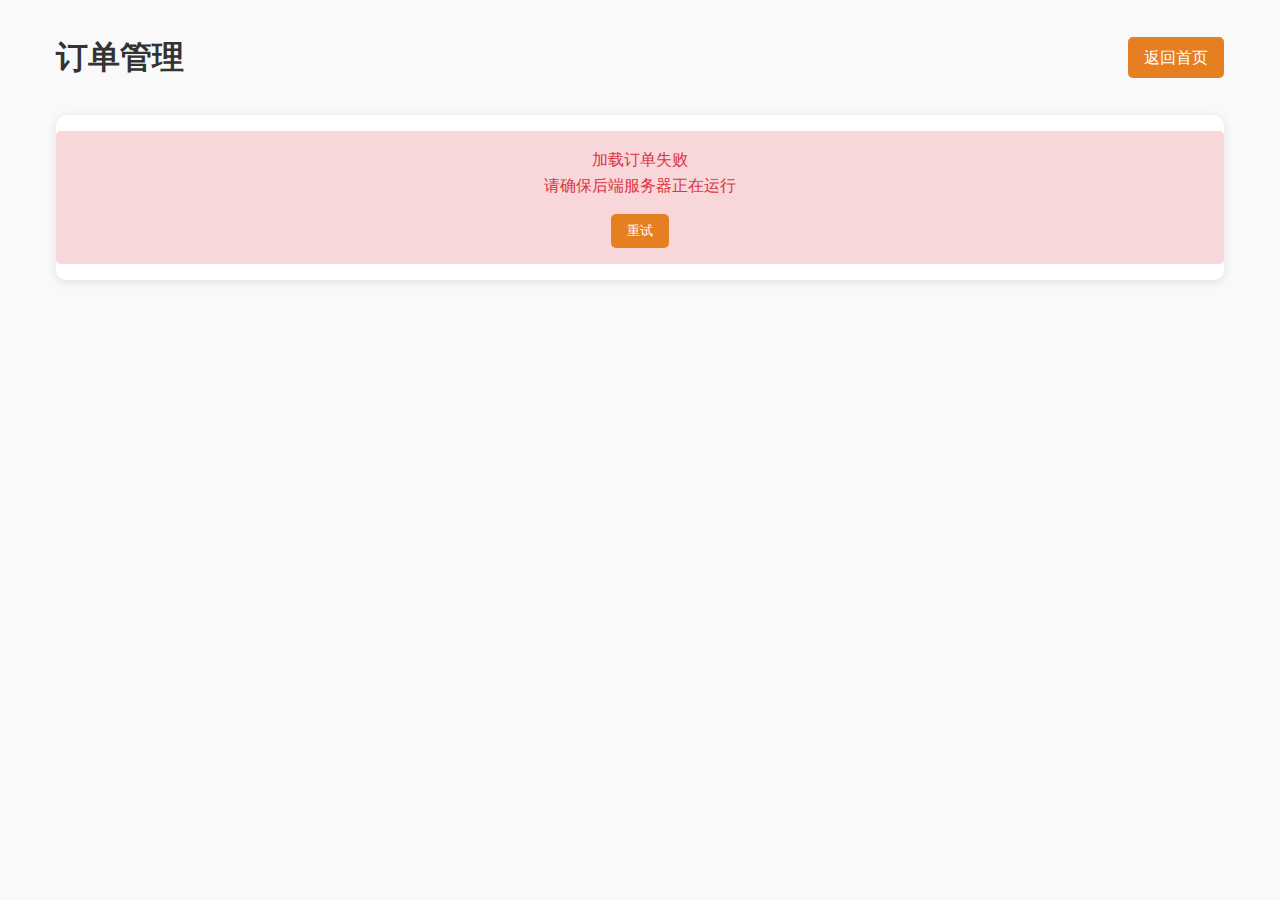
<file: admin.html>
<!DOCTYPE html>
<html lang="zh">
<head>
    <meta charset="UTF-8">
    <meta name="viewport" content="width=device-width, initial-scale=1.0">
    <title>PoP Coffee - 管理后台</title>
    <link rel="stylesheet" href="styles.css">
    <link rel="stylesheet" href="https://cdnjs.cloudflare.com/ajax/libs/font-awesome/6.0.0/css/all.min.css">
    <style>
        .admin-container {
            max-width: 1200px;
            margin: 2rem auto;
            padding: 0 1rem;
        }
        .order-list {
            background: white;
            border-radius: 10px;
            box-shadow: 0 2px 10px rgba(0,0,0,0.1);
            overflow: hidden;
        }
        .order-item {
            padding: 1.5rem;
            border-bottom: 1px solid #eee;
            transition: background-color 0.3s ease;
        }
        .order-item:hover {
            background-color: #f9f9f9;
        }
        .order-item:last-child {
            border-bottom: none;
        }
        .order-header {
            display: flex;
            justify-content: space-between;
            align-items: center;
            margin-bottom: 1rem;
        }
        .order-items {
            margin: 1rem 0;
            padding: 1rem;
            background: #f9f9f9;
            border-radius: 5px;
            line-height: 1.6;
        }
        .order-footer {
            display: flex;
            justify-content: space-between;
            align-items: center;
            margin-top: 1rem;
            padding-top: 1rem;
            border-top: 1px solid #eee;
        }
        .status-badge {
            padding: 0.3rem 0.8rem;
            border-radius: 15px;
            font-size: 0.9rem;
            margin-left: 1rem;
        }
        .status-pending {
            background: #fff3cd;
            color: #856404;
        }
        .status-completed {
            background: #d4edda;
            color: #155724;
        }
        .status-cancelled {
            background: #f8d7da;
            color: #721c24;
        }
        .admin-header {
            display: flex;
            justify-content: space-between;
            align-items: center;
            margin-bottom: 2rem;
        }
        .back-btn {
            background: #e67e22;
            color: white;
            padding: 0.5rem 1rem;
            border-radius: 5px;
            text-decoration: none;
            transition: background 0.3s ease;
        }
        .back-btn:hover {
            background: #d35400;
        }
        .error {
            color: #dc3545;
            padding: 1rem;
            text-align: center;
            background: #f8d7da;
            border-radius: 5px;
            margin: 1rem 0;
        }
        .loading {
            text-align: center;
            padding: 2rem;
            color: #666;
            font-size: 1.1rem;
        }
        .no-orders {
            text-align: center;
            padding: 2rem;
            color: #666;
            font-size: 1.1rem;
            background: #f9f9f9;
            border-radius: 5px;
            margin: 1rem 0;
        }
        .retry-btn {
            background: #e67e22;
            color: white;
            border: none;
            padding: 0.5rem 1rem;
            border-radius: 5px;
            cursor: pointer;
            margin-top: 1rem;
            transition: background 0.3s ease;
        }
        .retry-btn:hover {
            background: #d35400;
        }
    </style>
</head>
<body>
    <div class="admin-container">
        <div class="admin-header">
            <h1>订单管理</h1>
            <a href="index.html" class="back-btn">返回首页</a>
        </div>
        <div class="order-list" id="order-list">
            <!-- 订单将通过 JavaScript 动态加载 -->
        </div>
    </div>

    <script>
        function formatDate(dateString) {
            const date = new Date(dateString);
            return date.toLocaleString('zh-CN', {
                year: 'numeric',
                month: '2-digit',
                day: '2-digit',
                hour: '2-digit',
                minute: '2-digit'
            });
        }

        function getStatusBadgeClass(status) {
            switch(status) {
                case 'pending': return 'status-pending';
                case 'completed': return 'status-completed';
                case 'cancelled': return 'status-cancelled';
                default: return 'status-pending';
            }
        }

        function getStatusText(status) {
            switch(status) {
                case 'pending': return '待处理';
                case 'completed': return '已完成';
                case 'cancelled': return '已取消';
                default: return '待处理';
            }
        }

        function loadOrders() {
            const orderList = document.getElementById('order-list');
            orderList.innerHTML = '<div class="loading">加载中...</div>';

            fetch('http://localhost:5000/api/orders')
                .then(response => {
                    if (!response.ok) {
                        throw new Error(`HTTP error! status: ${response.status}`);
                    }
                    return response.json();
                })
                .then(orders => {
                    if (orders.length === 0) {
                        orderList.innerHTML = '<div class="no-orders">暂无订单</div>';
                        return;
                    }
                    orderList.innerHTML = orders.map(order => `
                        <div class="order-item">
                            <div class="order-header">
                                <div>
                                    <strong>订单号: #${order.id}</strong>
                                    <span class="status-badge ${getStatusBadgeClass(order.status)}">
                                        ${getStatusText(order.status)}
                                    </span>
                                </div>
                                <div>${formatDate(order.created_at)}</div>
                            </div>
                            <div class="order-items">
                                ${order.items.map(item => `
                                    <div>${item.name} x ${item.quantity} - ¥${item.price * item.quantity}</div>
                                `).join('')}
                            </div>
                            <div class="order-footer">
                                <strong>总计: ¥${order.total_price}</strong>
                                <div>
                                    <button onclick="updateOrderStatus(${order.id}, 'completed')" 
                                            class="status-btn completed">完成订单</button>
                                    <button onclick="updateOrderStatus(${order.id}, 'cancelled')" 
                                            class="status-btn cancelled">取消订单</button>
                                </div>
                            </div>
                        </div>
                    `).join('');
                })
                .catch(error => {
                    console.error('Error loading orders:', error);
                    orderList.innerHTML = `
                        <div class="error">
                            <p>加载订单失败</p>
                            <p>请确保后端服务器正在运行</p>
                            <button onclick="loadOrders()" class="retry-btn">重试</button>
                        </div>
                    `;
                });
        }

        function updateOrderStatus(orderId, status) {
            fetch(`http://localhost:5000/api/orders/${orderId}`, {
                method: 'PUT',
                headers: {
                    'Content-Type': 'application/json',
                },
                body: JSON.stringify({ status })
            })
            .then(response => {
                if (!response.ok) {
                    throw new Error(`HTTP error! status: ${response.status}`);
                }
                return response.json();
            })
            .then(data => {
                loadOrders(); // 重新加载订单列表
            })
            .catch(error => {
                console.error('Error updating order status:', error);
                alert('更新订单状态失败，请重试');
            });
        }

        // 页面加载时获取订单
        document.addEventListener('DOMContentLoaded', loadOrders);
    </script>
</body>
</html>
</file>
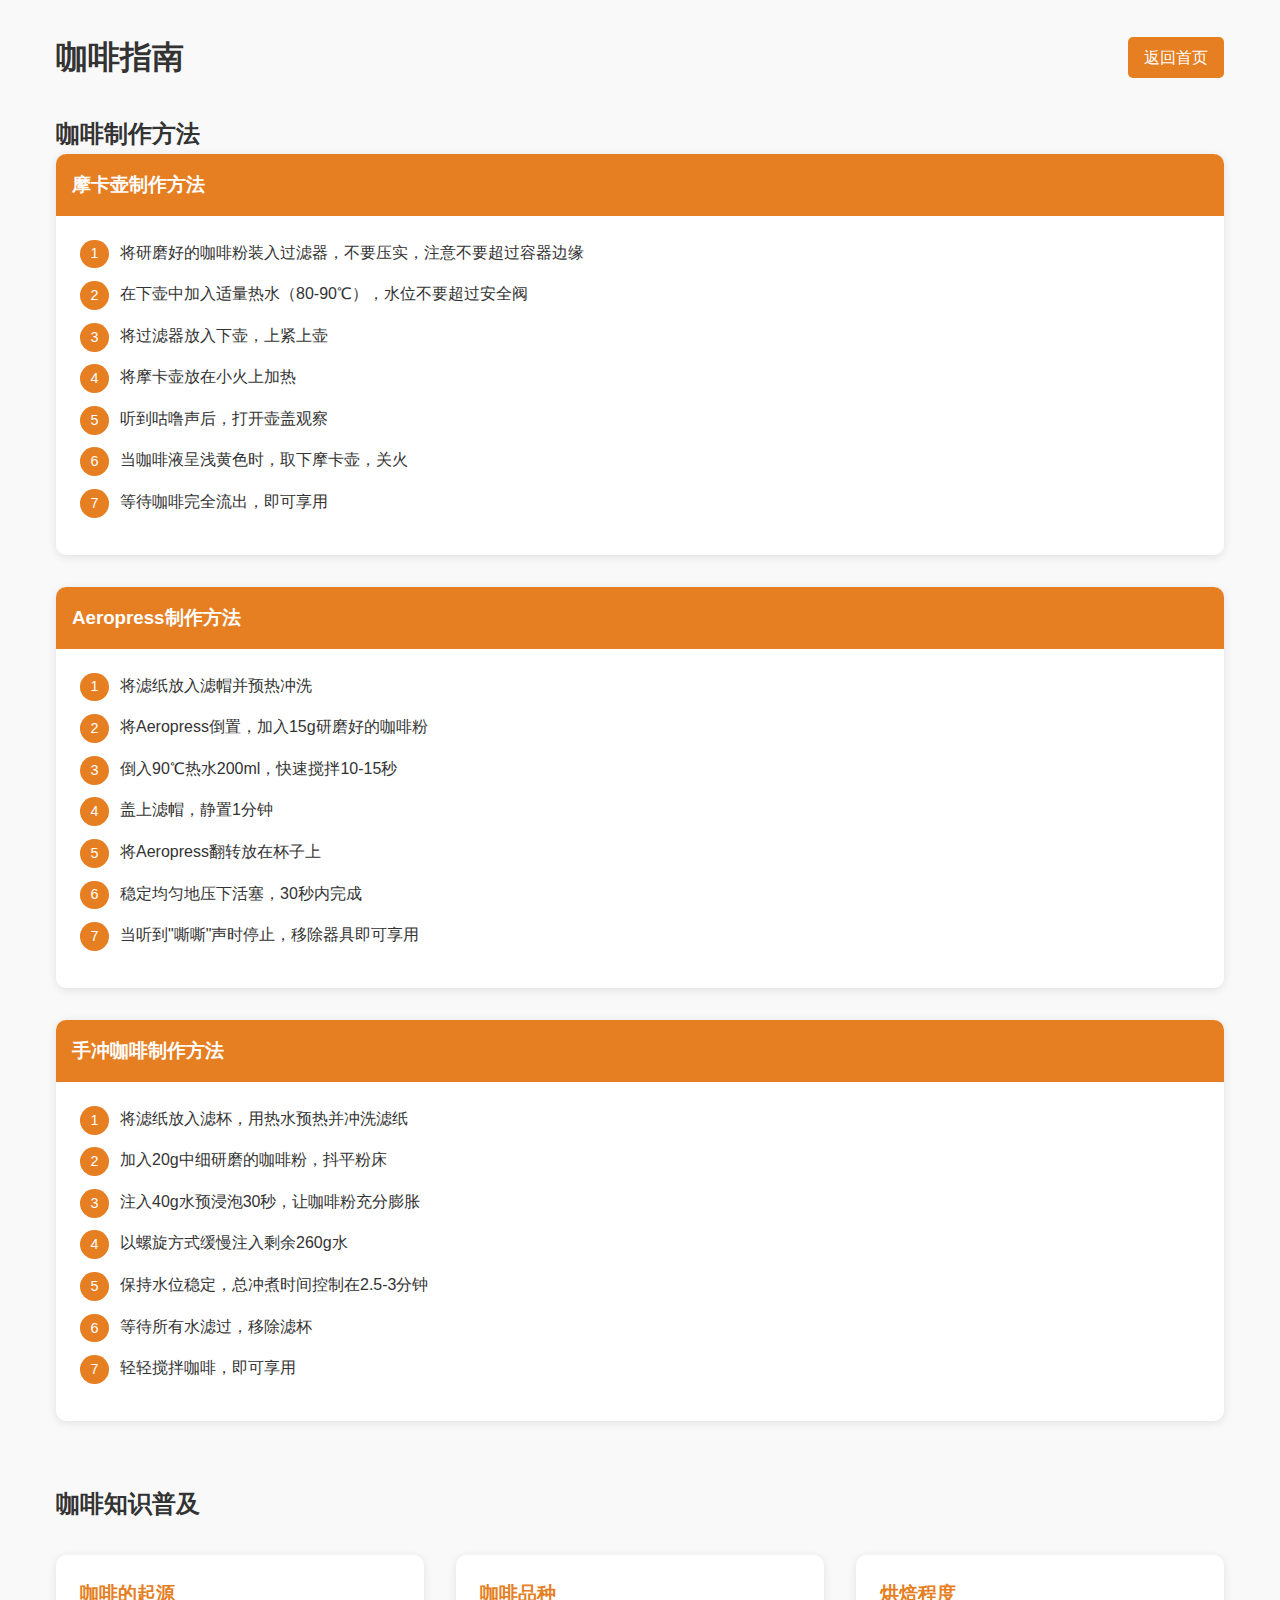
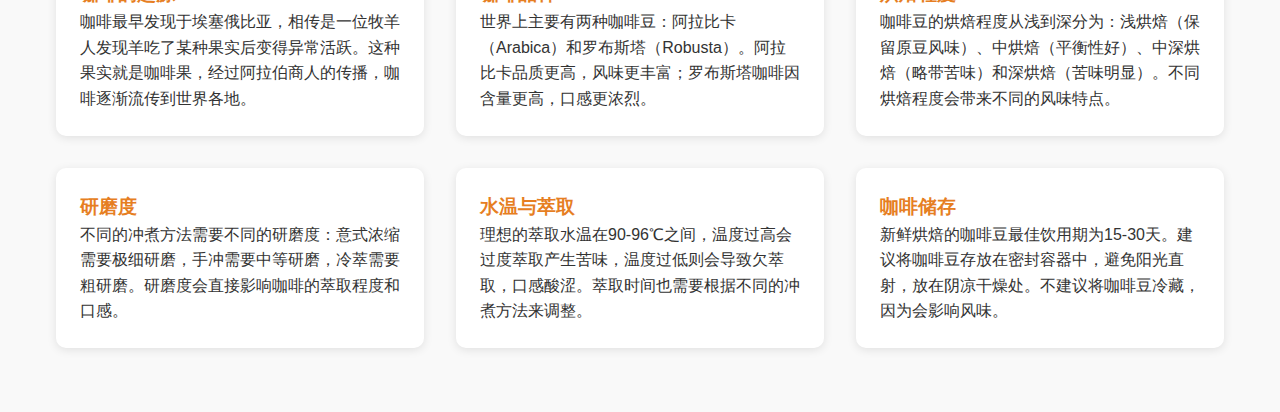
<file: coffee-guide.html>
<!DOCTYPE html>
<html lang="zh">
<head>
    <meta charset="UTF-8">
    <meta name="viewport" content="width=device-width, initial-scale=1.0">
    <title>PoP Coffee - 咖啡指南</title>
    <link rel="stylesheet" href="styles.css">
    <link rel="stylesheet" href="https://cdnjs.cloudflare.com/ajax/libs/font-awesome/6.0.0/css/all.min.css">
    <style>
        .guide-container {
            max-width: 1200px;
            margin: 2rem auto;
            padding: 0 1rem;
        }
        
        .guide-section {
            margin-bottom: 4rem;
        }
        
        .method-card {
            background: white;
            border-radius: 10px;
            box-shadow: 0 2px 10px rgba(0,0,0,0.1);
            margin-bottom: 2rem;
            overflow: hidden;
        }
        
        .method-header {
            background: #e67e22;
            color: white;
            padding: 1rem;
        }
        
        .method-content {
            padding: 1.5rem;
        }
        
        .step-list {
            list-style-type: none;
            padding: 0;
            counter-reset: step-counter;
        }
        
        .step-list li {
            margin-bottom: 1rem;
            padding-left: 2.5rem;
            position: relative;
        }
        
        .step-list li::before {
            content: counter(step-counter);
            counter-increment: step-counter;
            position: absolute;
            left: 0;
            top: 0;
            width: 1.8rem;
            height: 1.8rem;
            background: #e67e22;
            color: white;
            border-radius: 50%;
            display: flex;
            align-items: center;
            justify-content: center;
            font-size: 0.9rem;
        }
        
        .knowledge-grid {
            display: grid;
            grid-template-columns: repeat(auto-fit, minmax(300px, 1fr));
            gap: 2rem;
            margin-top: 2rem;
        }
        
        .knowledge-card {
            background: white;
            border-radius: 10px;
            padding: 1.5rem;
            box-shadow: 0 2px 10px rgba(0,0,0,0.1);
        }
        
        .knowledge-card h3 {
            color: #e67e22;
            margin-top: 0;
        }
        
        .back-btn {
            display: inline-block;
            background: #e67e22;
            color: white;
            padding: 0.5rem 1rem;
            border-radius: 5px;
            text-decoration: none;
            transition: background 0.3s ease;
        }
        
        .back-btn:hover {
            background: #d35400;
        }
    </style>
</head>
<body>
    <div class="guide-container">
        <div style="display: flex; justify-content: space-between; align-items: center; margin-bottom: 2rem;">
            <h1>咖啡指南</h1>
            <a href="index.html" class="back-btn">返回首页</a>
        </div>

        <div class="guide-section">
            <h2>咖啡制作方法</h2>
            
            <div class="method-card">
                <div class="method-header">
                    <h3>摩卡壶制作方法</h3>
                </div>
                <div class="method-content">
                    <ul class="step-list">
                        <li>将研磨好的咖啡粉装入过滤器，不要压实，注意不要超过容器边缘</li>
                        <li>在下壶中加入适量热水（80-90℃），水位不要超过安全阀</li>
                        <li>将过滤器放入下壶，上紧上壶</li>
                        <li>将摩卡壶放在小火上加热</li>
                        <li>听到咕噜声后，打开壶盖观察</li>
                        <li>当咖啡液呈浅黄色时，取下摩卡壶，关火</li>
                        <li>等待咖啡完全流出，即可享用</li>
                    </ul>
                </div>
            </div>

            <div class="method-card">
                <div class="method-header">
                    <h3>Aeropress制作方法</h3>
                </div>
                <div class="method-content">
                    <ul class="step-list">
                        <li>将滤纸放入滤帽并预热冲洗</li>
                        <li>将Aeropress倒置，加入15g研磨好的咖啡粉</li>
                        <li>倒入90℃热水200ml，快速搅拌10-15秒</li>
                        <li>盖上滤帽，静置1分钟</li>
                        <li>将Aeropress翻转放在杯子上</li>
                        <li>稳定均匀地压下活塞，30秒内完成</li>
                        <li>当听到"嘶嘶"声时停止，移除器具即可享用</li>
                    </ul>
                </div>
            </div>

            <div class="method-card">
                <div class="method-header">
                    <h3>手冲咖啡制作方法</h3>
                </div>
                <div class="method-content">
                    <ul class="step-list">
                        <li>将滤纸放入滤杯，用热水预热并冲洗滤纸</li>
                        <li>加入20g中细研磨的咖啡粉，抖平粉床</li>
                        <li>注入40g水预浸泡30秒，让咖啡粉充分膨胀</li>
                        <li>以螺旋方式缓慢注入剩余260g水</li>
                        <li>保持水位稳定，总冲煮时间控制在2.5-3分钟</li>
                        <li>等待所有水滤过，移除滤杯</li>
                        <li>轻轻搅拌咖啡，即可享用</li>
                    </ul>
                </div>
            </div>
        </div>

        <div class="guide-section">
            <h2>咖啡知识普及</h2>
            
            <div class="knowledge-grid">
                <div class="knowledge-card">
                    <h3>咖啡的起源</h3>
                    <p>咖啡最早发现于埃塞俄比亚，相传是一位牧羊人发现羊吃了某种果实后变得异常活跃。这种果实就是咖啡果，经过阿拉伯商人的传播，咖啡逐渐流传到世界各地。</p>
                </div>
                
                <div class="knowledge-card">
                    <h3>咖啡品种</h3>
                    <p>世界上主要有两种咖啡豆：阿拉比卡（Arabica）和罗布斯塔（Robusta）。阿拉比卡品质更高，风味更丰富；罗布斯塔咖啡因含量更高，口感更浓烈。</p>
                </div>
                
                <div class="knowledge-card">
                    <h3>烘焙程度</h3>
                    <p>咖啡豆的烘焙程度从浅到深分为：浅烘焙（保留原豆风味）、中烘焙（平衡性好）、中深烘焙（略带苦味）和深烘焙（苦味明显）。不同烘焙程度会带来不同的风味特点。</p>
                </div>
                
                <div class="knowledge-card">
                    <h3>研磨度</h3>
                    <p>不同的冲煮方法需要不同的研磨度：意式浓缩需要极细研磨，手冲需要中等研磨，冷萃需要粗研磨。研磨度会直接影响咖啡的萃取程度和口感。</p>
                </div>
                
                <div class="knowledge-card">
                    <h3>水温与萃取</h3>
                    <p>理想的萃取水温在90-96℃之间，温度过高会过度萃取产生苦味，温度过低则会导致欠萃取，口感酸涩。萃取时间也需要根据不同的冲煮方法来调整。</p>
                </div>
                
                <div class="knowledge-card">
                    <h3>咖啡储存</h3>
                    <p>新鲜烘焙的咖啡豆最佳饮用期为15-30天。建议将咖啡豆存放在密封容器中，避免阳光直射，放在阴凉干燥处。不建议将咖啡豆冷藏，因为会影响风味。</p>
                </div>
            </div>
        </div>
    </div>
</body>
</html>
</file>
<file: styles.css>
/* Reset and base styles */
* {
    margin: 0;
    padding: 0;
    box-sizing: border-box;
}

body {
    font-family: 'Helvetica Neue', Arial, sans-serif;
    line-height: 1.6;
    color: #333;
    background-color: #f9f9f9;
}

/* Navigation */
.navbar {
    position: fixed;
    top: 0;
    left: 0;
    width: 100%;
    background: rgba(255, 255, 255, 0.95);
    box-shadow: 0 2px 10px rgba(0, 0, 0, 0.1);
    z-index: 1000;
}

.nav-container {
    max-width: 1200px;
    margin: 0 auto;
    padding: 1rem 2rem;
    display: flex;
    justify-content: space-between;
    align-items: center;
}

.logo {
    font-size: 2rem;
    font-weight: bold;
    color: #333;
    text-decoration: none;
    letter-spacing: 2px;
}

.nav-links {
    display: flex;
    align-items: center;
    gap: 2rem;
}

.nav-links a {
    color: #333;
    text-decoration: none;
    font-weight: 500;
    transition: color 0.3s;
}

.nav-links a:hover {
    color: #e67e22;
}

.cart-btn {
    background: none;
    border: none;
    cursor: pointer;
    position: relative;
    padding: 0.5rem;
}

.cart-btn i {
    font-size: 1.2rem;
    color: #333;
}

#cart-count {
    position: absolute;
    top: 0;
    right: 0;
    background: #e67e22;
    color: white;
    font-size: 0.8rem;
    padding: 0.2rem 0.5rem;
    border-radius: 50%;
}

/* Hero Section */
.hero {
    height: 100vh;
    background: linear-gradient(rgba(0, 0, 0, 0.5), rgba(0, 0, 0, 0.5)), url('images/hero-bg.jpg');
    background-size: cover;
    background-position: center;
    display: flex;
    align-items: center;
    justify-content: center;
    text-align: center;
    color: white;
    padding: 0 1rem;
    margin-bottom: 2rem;
}

.hero-content {
    max-width: 800px;
}

.hero h1 {
    font-size: 4rem;
    margin-bottom: 1rem;
    letter-spacing: 2px;
    font-family: "Playfair Display", serif;
}

.hero p {
    font-size: 1.5rem;
    margin-bottom: 2rem;
}

.cta-button {
    display: inline-block;
    padding: 1rem 2rem;
    background: #e67e22;
    color: white;
    text-decoration: none;
    border-radius: 5px;
    font-weight: 500;
    transition: all 0.3s ease;
}

.cta-button:hover {
    background: #d35400;
    transform: translateY(-2px);
}

/* Footer */
footer {
    background: #2c1810;
    color: white;
    padding: 4rem 2rem 2rem;
    margin-top: 4rem;
}

.footer-content {
    max-width: 1200px;
    margin: 0 auto;
    display: grid;
    grid-template-columns: repeat(auto-fit, minmax(200px, 1fr));
    gap: 2rem;
}

.footer-section h3 {
    margin-bottom: 1rem;
    font-size: 1.2rem;
}

.footer-bottom {
    text-align: center;
    margin-top: 2rem;
    padding-top: 2rem;
    border-top: 1px solid rgba(255, 255, 255, 0.1);
}

.equipment-grid {
    display: grid;
    grid-template-columns: repeat(auto-fit, minmax(300px, 1fr));
    gap: 2rem;
    padding: 2rem;
}

.equipment-item {
    background: #fff;
    border-radius: 15px;
    overflow: hidden;
    box-shadow: 0 4px 15px rgba(0, 0, 0, 0.1);
    transition: transform 0.3s ease;
}

.equipment-item:hover {
    transform: translateY(-5px);
}

.item-image {
    height: 250px;
    overflow: hidden;
}

.item-image img {
    width: 100%;
    height: 100%;
    object-fit: cover;
    transition: transform 0.3s ease;
}

.equipment-item:hover .item-image img {
    transform: scale(1.05);
}

.item-content {
    padding: 1.5rem;
}

.item-content h3 {
    color: #2c1810;
    margin-bottom: 0.5rem;
    font-size: 1.4rem;
}

.item-content .description {
    color: #666;
    margin-bottom: 1rem;
    line-height: 1.6;
}

.item-content .price {
    color: #e67e22;
    font-size: 1.2rem;
    font-weight: bold;
    margin-bottom: 1rem;
}

.add-to-cart {
    background: #e67e22;
    color: white;
    border: none;
    padding: 0.8rem 1.5rem;
    border-radius: 25px;
    cursor: pointer;
    transition: background 0.3s ease;
    width: 100%;
}

.add-to-cart:hover {
    background: #d35400;
}

.footer-section a {
    color: #fff;
    text-decoration: none;
    transition: color 0.3s ease;
}

.footer-section a:hover {
    color: #e67e22;
}

.social-links {
    display: flex;
    gap: 1rem;
    margin-top: 1rem;
}

.social-links a {
    font-size: 1.5rem;
    color: #fff;
    transition: color 0.3s ease;
}

.social-links a:hover {
    color: #e67e22;
}

.footer-section p {
    margin: 0.5rem 0;
}

.section h2 {
    font-family: "Playfair Display", "Times New Roman", serif;
    font-size: 2.5rem;
    color: #2c1810;
    text-align: center;
    margin-bottom: 2rem;
    position: relative;
    padding-bottom: 1rem;
}

.section h2::after {
    content: '';
    position: absolute;
    bottom: 0;
    left: 50%;
    transform: translateX(-50%);
    width: 60px;
    height: 3px;
    background: #e67e22;
    border-radius: 2px;
}

#coffee h2 {
    font-size: 3rem;
    letter-spacing: 2px;
    text-shadow: 2px 2px 4px rgba(0, 0, 0, 0.1);
}

.notification {
    position: fixed;
    top: 20px;
    right: 20px;
    background: #e67e22;
    color: white;
    padding: 1rem 2rem;
    border-radius: 5px;
    box-shadow: 0 2px 5px rgba(0,0,0,0.2);
    z-index: 1000;
    animation: slideIn 0.3s ease-out;
}

@keyframes slideIn {
    from {
        transform: translateX(100%);
        opacity: 0;
    }
    to {
        transform: translateX(0);
        opacity: 1;
    }
}

.modal {
    display: none;
    position: fixed;
    top: 0;
    left: 0;
    width: 100%;
    height: 100%;
    background: rgba(0,0,0,0.5);
    z-index: 1000;
}

.modal-content {
    position: relative;
    background: white;
    margin: 15% auto;
    padding: 20px;
    width: 80%;
    max-width: 500px;
    border-radius: 10px;
    box-shadow: 0 4px 15px rgba(0,0,0,0.2);
}

.modal-header {
    display: flex;
    justify-content: space-between;
    align-items: center;
    margin-bottom: 20px;
}

.close-btn {
    background: none;
    border: none;
    font-size: 24px;
    cursor: pointer;
    color: #666;
}

.cart-items {
    max-height: 300px;
    overflow-y: auto;
}

.cart-items li {
    display: flex;
    justify-content: space-between;
    align-items: center;
    padding: 10px 0;
    border-bottom: 1px solid #eee;
}

.remove-btn {
    background: none;
    border: none;
    color: #e67e22;
    font-size: 20px;
    cursor: pointer;
}

.cart-footer {
    margin-top: 20px;
    text-align: right;
}

.total {
    font-size: 1.2rem;
    font-weight: bold;
    margin-bottom: 15px;
}

.checkout-btn {
    background: #e67e22;
    color: white;
    border: none;
    padding: 10px 20px;
    border-radius: 5px;
    cursor: pointer;
    transition: background 0.3s ease;
}

.checkout-btn:hover {
    background: #d35400;
}

.admin-link {
    display: inline-block;
    background: #e67e22;
    color: white;
    padding: 0.5rem 1rem;
    border-radius: 5px;
    text-decoration: none;
    transition: background 0.3s ease;
}

.admin-link:hover {
    background: #d35400;
}

.status-btn {
    padding: 0.3rem 0.8rem;
    border: none;
    border-radius: 5px;
    cursor: pointer;
    margin-left: 0.5rem;
    transition: background 0.3s ease;
}

.status-btn.completed {
    background: #28a745;
    color: white;
}

.status-btn.cancelled {
    background: #dc3545;
    color: white;
}

.status-btn:hover {
    opacity: 0.9;
}
</file>
